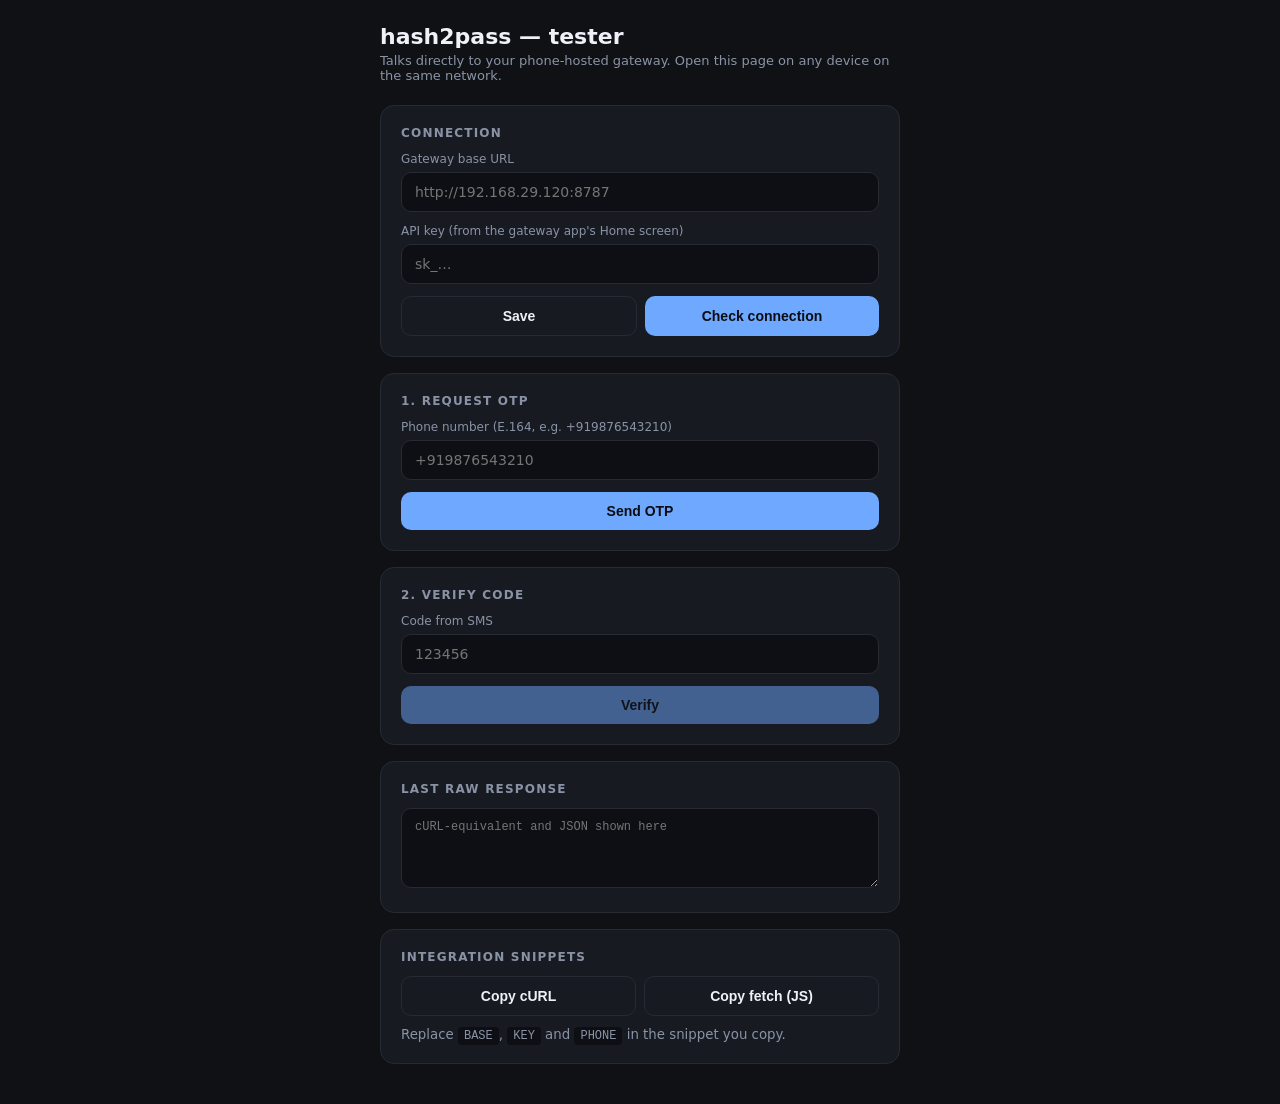
<file: otp-gateway-tester/index.html>
<!doctype html>
<html lang="en">
<head>
<meta charset="utf-8" />
<meta name="viewport" content="width=device-width,initial-scale=1" />
<title>hash2pass · Tester</title>
<style>
  :root {
    --bg: #0f1115; --card: #171a21; --muted: #8a93a6; --text: #eef1f7;
    --accent: #6ea8ff; --ok: #4ade80; --err: #f87171; --warn: #fbbf24; --border: #262a33;
  }
  * { box-sizing: border-box; }
  html, body { margin: 0; min-height: 100vh; font-family: -apple-system, system-ui, Segoe UI, Roboto, sans-serif;
    background: var(--bg); color: var(--text); }
  body { display: grid; place-items: start center; padding: 24px; }
  .wrap { width: 100%; max-width: 520px; }
  h1 { font-size: 22px; margin: 0 0 4px; }
  .sub { color: var(--muted); font-size: 13px; margin-bottom: 22px; }
  .card { background: var(--card); border: 1px solid var(--border); border-radius: 14px;
    padding: 20px; margin-bottom: 16px; }
  .card h2 { font-size: 12px; margin: 0 0 12px; color: var(--muted); text-transform: uppercase; letter-spacing: .1em; }
  label { display: block; font-size: 12px; color: var(--muted); margin: 12px 0 6px; }
  label:first-of-type { margin-top: 0; }
  input, textarea { width: 100%; padding: 11px 13px; border-radius: 10px; border: 1px solid var(--border);
    background: #0d0f14; color: var(--text); font-size: 14px; font-family: inherit; }
  textarea { resize: vertical; min-height: 80px; font-family: ui-monospace, Menlo, Consolas, monospace; font-size: 12px; }
  input:focus, textarea:focus { outline: none; border-color: var(--accent); }
  button { padding: 11px 14px; border-radius: 10px; border: 0; cursor: pointer;
    background: var(--accent); color: #0b0d12; font-weight: 600; font-size: 14px; }
  button.full { width: 100%; }
  button.ghost { background: transparent; color: var(--text); border: 1px solid var(--border); }
  button:disabled { opacity: .5; cursor: not-allowed; }
  .row { display: flex; gap: 8px; margin-top: 12px; }
  .row > * { flex: 1; }
  .pill { display: inline-block; padding: 3px 9px; border-radius: 999px; font-size: 11px; margin-right: 6px; }
  .pill.ok { background: rgba(74,222,128,.15); color: var(--ok); }
  .pill.err { background: rgba(248,113,113,.15); color: var(--err); }
  .pill.warn { background: rgba(251,191,36,.15); color: var(--warn); }
  .status { font-size: 13px; padding: 10px 12px; border-radius: 8px; margin-top: 12px; display: none; word-break: break-all; }
  .status.show { display: block; }
  .status.ok { background: rgba(74,222,128,.1); color: var(--ok); border: 1px solid rgba(74,222,128,.3); }
  .status.err { background: rgba(248,113,113,.1); color: var(--err); border: 1px solid rgba(248,113,113,.3); }
  .status.info { background: rgba(110,168,255,.1); color: var(--accent); border: 1px solid rgba(110,168,255,.3); }
  code { background: #0d0f14; padding: 2px 6px; border-radius: 4px; font-size: 12px; }
  small { color: var(--muted); }
</style>
</head>
<body>
<div class="wrap">
  <h1>hash2pass — tester</h1>
  <div class="sub">Talks directly to your phone-hosted gateway. Open this page on any device on the same network.</div>

  <div class="card">
    <h2>Connection</h2>
    <label for="baseUrl">Gateway base URL</label>
    <input id="baseUrl" placeholder="http://192.168.29.120:8787" />
    <label for="apiKey">API key (from the gateway app's Home screen)</label>
    <input id="apiKey" placeholder="sk_…" />
    <div class="row">
      <button id="saveBtn" class="ghost">Save</button>
      <button id="checkBtn">Check connection</button>
    </div>
    <div id="connStatus" class="status"></div>
  </div>

  <div class="card">
    <h2>1. Request OTP</h2>
    <label for="phone">Phone number (E.164, e.g. +919876543210)</label>
    <input id="phone" placeholder="+919876543210" inputmode="tel" />
    <button id="requestBtn" class="full" style="margin-top:12px">Send OTP</button>
    <div id="requestStatus" class="status"></div>
  </div>

  <div class="card">
    <h2>2. Verify code</h2>
    <label for="code">Code from SMS</label>
    <input id="code" placeholder="123456" inputmode="numeric" maxlength="8" />
    <button id="verifyBtn" class="full" disabled style="margin-top:12px">Verify</button>
    <div id="verifyStatus" class="status"></div>
  </div>

  <div class="card">
    <h2>Last raw response</h2>
    <textarea id="rawOut" readonly placeholder="cURL-equivalent and JSON shown here"></textarea>
  </div>

  <div class="card">
    <h2>Integration snippets</h2>
    <div class="row" style="margin-bottom:8px">
      <button id="copyCurlBtn" class="ghost">Copy cURL</button>
      <button id="copyJsBtn" class="ghost">Copy fetch (JS)</button>
    </div>
    <small>Replace <code>BASE</code>, <code>KEY</code> and <code>PHONE</code> in the snippet you copy.</small>
  </div>
</div>

<script>
  const LS = {
    base: 'otp-gw-base',
    key:  'otp-gw-key',
    phone:'otp-gw-phone',
  };

  const $ = (id) => document.getElementById(id);
  const show = (el, kind, msg) => { el.className = `status show ${kind}`; el.textContent = msg; };
  const hide = (el) => { el.className = 'status'; el.textContent = ''; };

  let currentRequestId = null;

  // Hydrate from localStorage
  $('baseUrl').value = localStorage.getItem(LS.base) || '';
  $('apiKey').value  = localStorage.getItem(LS.key)  || '';
  $('phone').value   = localStorage.getItem(LS.phone) || '';

  function getBase() { return ($('baseUrl').value || '').trim().replace(/\/+$/, ''); }
  function getKey()  { return ($('apiKey').value  || '').trim(); }

  function setRaw(method, path, body, status, json) {
    const base = getBase();
    const cmd = `curl -X ${method} ${base}${path} \\
  -H "x-api-key: ${getKey() || 'YOUR_KEY'}" \\
  -H "content-type: application/json"${body ? ` \\
  -d '${JSON.stringify(body)}'` : ''}`;
    $('rawOut').value = `# ${method} ${path}  →  ${status}\n${cmd}\n\n${JSON.stringify(json, null, 2)}`;
  }

  async function call(method, path, body) {
    const base = getBase();
    if (!base) throw new Error('Gateway base URL is empty.');
    const headers = { 'content-type': 'application/json' };
    const key = getKey();
    if (key) headers['x-api-key'] = key;
    const res = await fetch(base + path, {
      method, headers, body: body ? JSON.stringify(body) : undefined,
    });
    const text = await res.text();
    let json; try { json = JSON.parse(text); } catch { json = { raw: text }; }
    setRaw(method, path, body, res.status, json);
    return { ok: res.ok, status: res.status, json };
  }

  $('saveBtn').onclick = () => {
    localStorage.setItem(LS.base, getBase());
    localStorage.setItem(LS.key,  getKey());
    show($('connStatus'), 'ok', 'Saved to this browser.');
  };

  $('checkBtn').onclick = async () => {
    hide($('connStatus'));
    try {
      const h = await call('GET', '/healthz');
      if (!h.ok) return show($('connStatus'), 'err', `healthz returned ${h.status}`);
      const info = await call('GET', '/v1/info');
      if (info.status === 401) return show($('connStatus'), 'err', 'Unauthorized — wrong API key.');
      if (!info.ok) return show($('connStatus'), 'err', `info returned ${info.status}: ${info.json.error || ''}`);
      const i = info.json;
      show($('connStatus'), 'ok',
        `Connected. v${i.version} · ${i.otpDigits}-digit · ${i.otpTtlSeconds}s TTL · ${i.rateLimitPerPhonePerHour}/hr/phone`);
    } catch (e) {
      show($('connStatus'), 'err', e.message + ' — is the gateway reachable from this device?');
    }
  };

  $('requestBtn').onclick = async () => {
    hide($('requestStatus'));
    const phone = $('phone').value.trim();
    if (!phone) return show($('requestStatus'), 'err', 'Enter a phone number with country code.');
    localStorage.setItem(LS.phone, phone);
    $('requestBtn').disabled = true;
    try {
      const r = await call('POST', '/v1/otp/request', { phone });
      if (!r.ok) return show($('requestStatus'), 'err', r.json.error || `failed (${r.status})`);
      currentRequestId = r.json.requestId;
      $('verifyBtn').disabled = false;
      show($('requestStatus'), 'ok', `Sent. requestId=${currentRequestId} · expires in ${r.json.expiresInSeconds}s`);
    } catch (e) {
      show($('requestStatus'), 'err', e.message);
    } finally {
      $('requestBtn').disabled = false;
    }
  };

  $('verifyBtn').onclick = async () => {
    hide($('verifyStatus'));
    const code = $('code').value.trim();
    if (!currentRequestId) return show($('verifyStatus'), 'err', 'Request an OTP first.');
    if (!code) return show($('verifyStatus'), 'err', 'Enter the code from the SMS.');
    $('verifyBtn').disabled = true;
    try {
      const r = await call('POST', '/v1/otp/verify', { requestId: currentRequestId, code });
      if (r.json.ok) show($('verifyStatus'), 'ok', '✓ Verified. The user is authenticated.');
      else show($('verifyStatus'), 'err', r.json.reason || `failed (${r.status})`);
    } catch (e) {
      show($('verifyStatus'), 'err', e.message);
    } finally {
      $('verifyBtn').disabled = false;
    }
  };

  $('copyCurlBtn').onclick = () => {
    const snippet = `# 1. Request OTP
curl -X POST $BASE/v1/otp/request \\
  -H "x-api-key: $KEY" \\
  -H "content-type: application/json" \\
  -d '{"phone":"$PHONE"}'

# 2. Verify (use the requestId returned above)
curl -X POST $BASE/v1/otp/verify \\
  -H "x-api-key: $KEY" \\
  -H "content-type: application/json" \\
  -d '{"requestId":"req_…","code":"123456"}'`;
    copy(snippet, $('copyCurlBtn'));
  };

  $('copyJsBtn').onclick = () => {
    const snippet = `const BASE = "${getBase() || 'http://192.168.x.x:8787'}";
const KEY  = "${getKey() || 'sk_…'}";

async function requestOtp(phone) {
  const r = await fetch(\`\${BASE}/v1/otp/request\`, {
    method: 'POST',
    headers: { 'x-api-key': KEY, 'content-type': 'application/json' },
    body: JSON.stringify({ phone }),
  });
  return r.json(); // { requestId, expiresInSeconds }
}

async function verifyOtp(requestId, code) {
  const r = await fetch(\`\${BASE}/v1/otp/verify\`, {
    method: 'POST',
    headers: { 'x-api-key': KEY, 'content-type': 'application/json' },
    body: JSON.stringify({ requestId, code }),
  });
  return r.json(); // { ok: true } on success
}`;
    copy(snippet, $('copyJsBtn'));
  };

  function copy(text, btn) {
    navigator.clipboard.writeText(text).then(() => {
      const orig = btn.textContent; btn.textContent = 'Copied ✓';
      setTimeout(() => btn.textContent = orig, 1200);
    });
  }

  // Auto-check on load if we have saved config
  if (getBase()) $('checkBtn').click();
</script>
</body>
</html>
</file>
